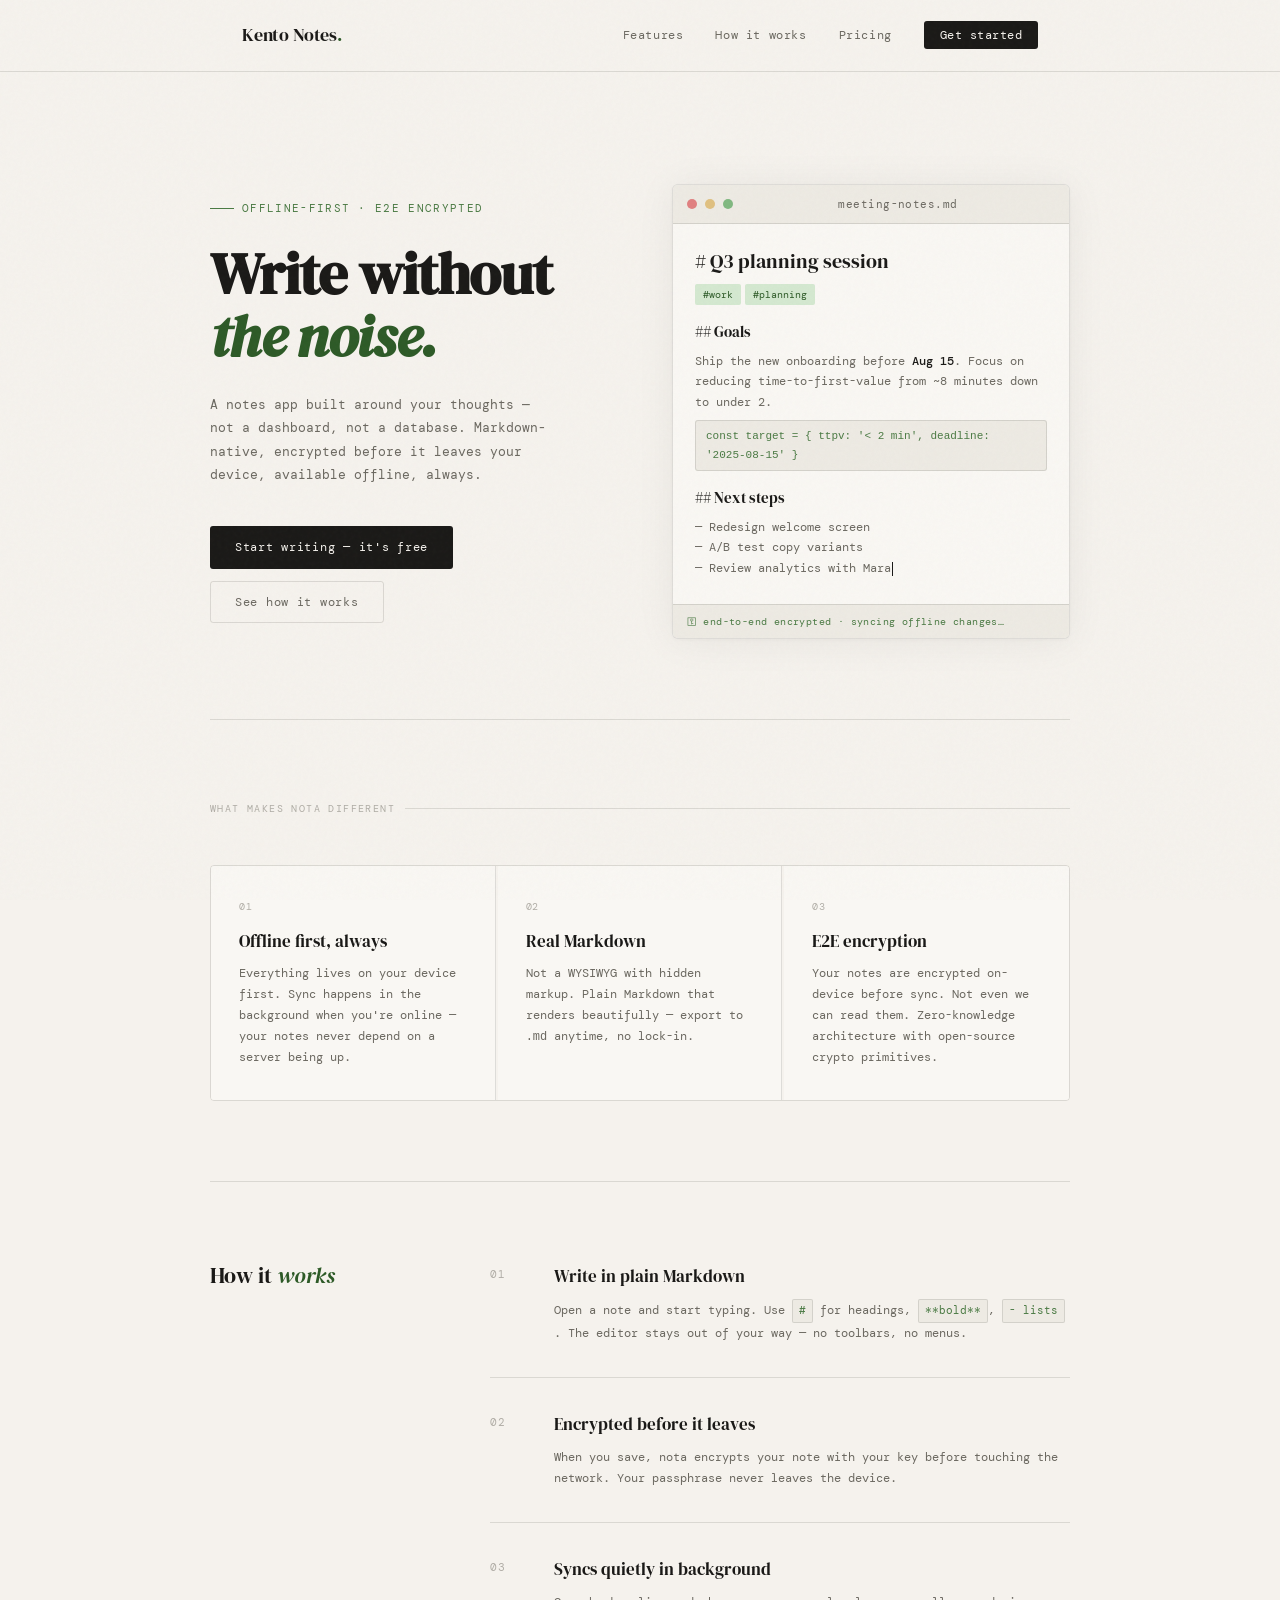
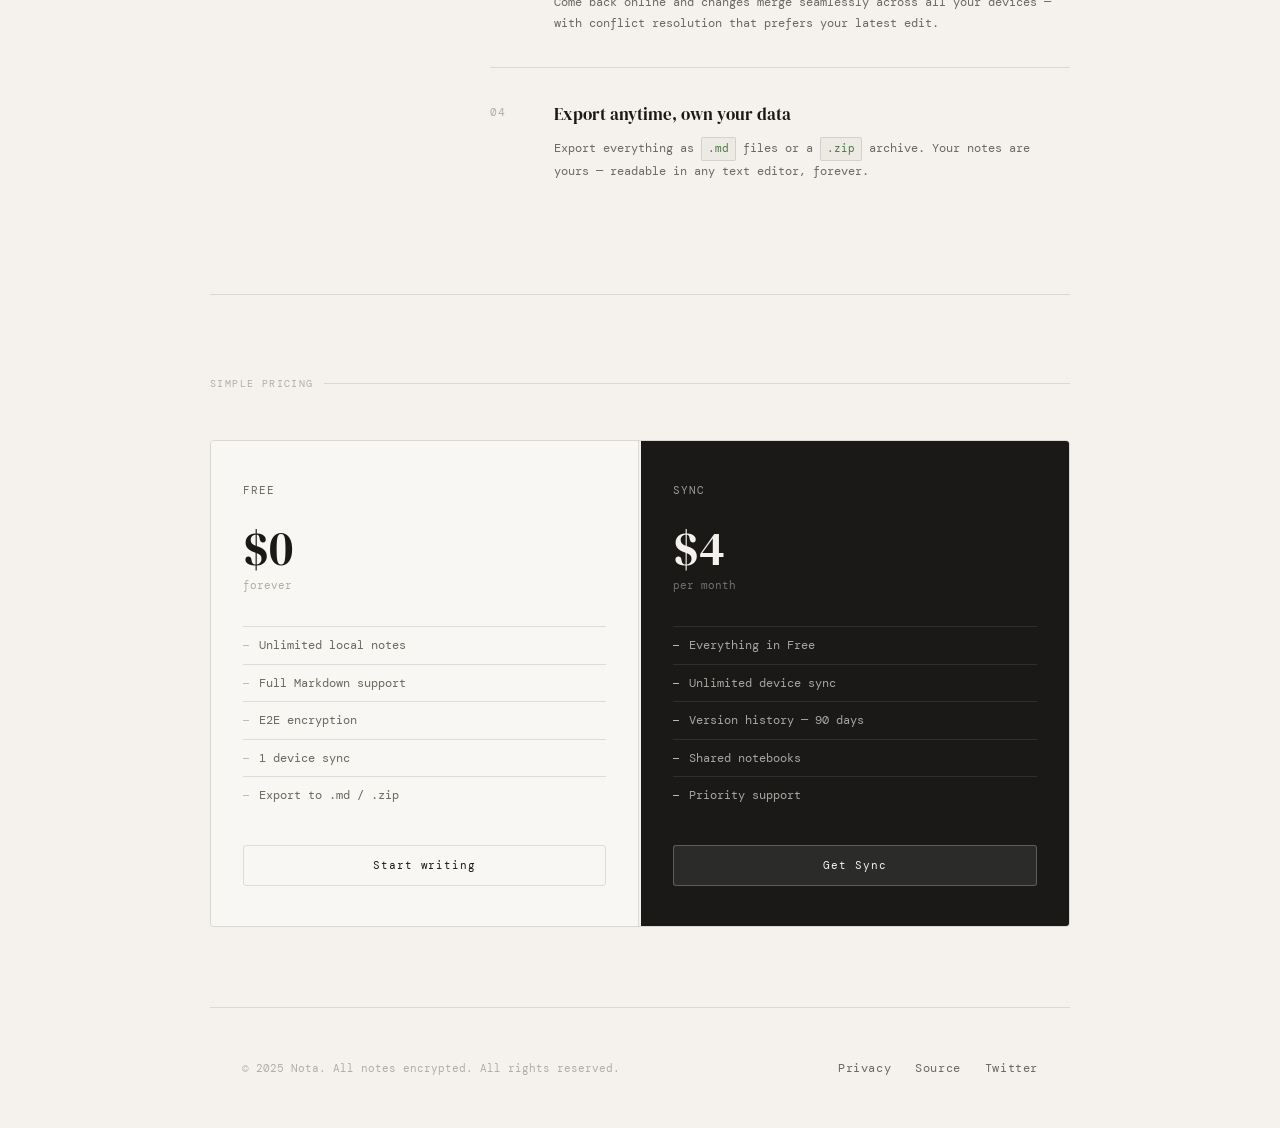
<file: index.html>
<!DOCTYPE html>
<html lang="en">
<head>
<meta charset="UTF-8" />
<meta name="viewport" content="width=device-width, initial-scale=1.0" />
<title>Kento Notes</title>
<link href="https://fonts.googleapis.com/css2?family=DM+Mono:ital,wght@0,300;0,400;0,500;1,300&family=DM+Serif+Display:ital@0;1&display=swap" rel="stylesheet" />
<link rel="stylesheet" href="/css/main.css">
</head>
<body>

<nav>
  <div class="inner">
    <a href="#" class="wordmark">Kento Notes<span>.</span></a>
    <ul class="nav-desktop">
      <li><a href="#features">Features</a></li>
      <li><a href="#how">How it works</a></li>
      <li><a href="#pricing">Pricing</a></li>
      <li><a href="/html/notes.html" class="nav-cta">Get started</a></li>
    </ul>
  </div>
</nav>

<main>
  <section class="hero wrap">
    <div class="hero-left">
      <p class="kicker">Offline-first · E2E encrypted</p>
      <h1>Write without<br><em>the noise.</em></h1>
      <p class="hero-desc">
        A notes app built around your thoughts — not a dashboard, not a database.
        Markdown-native, encrypted before it leaves your device, available offline, always.
      </p>
      <div class="btn-row">
        <a href="/html/notes.html" class="btn btn-primary">Start writing — it's free</a>
        <a href="#how" class="btn btn-ghost">See how it works</a>
      </div>
    </div>
    <div class="hero-right">
      <div class="editor-frame">
        <div class="editor-bar">
          <span class="dot dot-r"></span>
          <span class="dot dot-y"></span>
          <span class="dot dot-g"></span>
          <span class="editor-title">meeting-notes.md</span>
        </div>
        <div class="editor-body">
          <div class="line md-h1"># Q3 planning session</div>
          <div class="line md-text" style="margin-top:4px;"><span class="md-tag">#work</span><span class="md-tag">#planning</span></div>
          <div class="line md-h2">## Goals</div>
          <div class="line md-text">Ship the new onboarding before <span class="md-bold">Aug 15</span>. Focus on reducing time-to-first-value from ~8 minutes down to under 2.</div>
          <code class="md-code">const target = { ttpv: '&lt; 2 min', deadline: '2025-08-15' }</code>
          <div class="line md-h2">## Next steps</div>
          <div class="line md-text">— Redesign welcome screen<br>— A/B test copy variants<br>— Review analytics with Mara<span class="cursor"></span></div>
        </div>
        <div class="encrypt-badge">
          <span>⚿</span>
          end-to-end encrypted · syncing offline changes…
        </div>
      </div>
    </div>
  </section>

  <section class="features wrap" id="features">
    <p class="section-label">What makes nota different</p>
    <div class="features-grid">
      <div class="feat">
        <p class="feat-num">01</p>
        <p class="feat-title">Offline first, always</p>
        <p class="feat-desc">Everything lives on your device first. Sync happens in the background when you're online — your notes never depend on a server being up.</p>
      </div>
      <div class="feat">
        <p class="feat-num">02</p>
        <p class="feat-title">Real Markdown</p>
        <p class="feat-desc">Not a WYSIWYG with hidden markup. Plain Markdown that renders beautifully — export to <code>.md</code> anytime, no lock-in.</p>
      </div>
      <div class="feat">
        <p class="feat-num">03</p>
        <p class="feat-title">E2E encryption</p>
        <p class="feat-desc">Your notes are encrypted on-device before sync. Not even we can read them. Zero-knowledge architecture with open-source crypto primitives.</p>
      </div>
    </div>
  </section>

  <section class="how wrap" id="how">
    <div class="how-label">
      <p>How it <span>works</span></p>
    </div>
    <div class="steps">
      <div class="step">
        <span class="step-n">01</span>
        <div class="step-content">
          <h3>Write in plain Markdown</h3>
          <p>Open a note and start typing. Use <code>#</code> for headings, <code>**bold**</code>, <code>- lists</code>. The editor stays out of your way — no toolbars, no menus.</p>
        </div>
      </div>
      <div class="step">
        <span class="step-n">02</span>
        <div class="step-content">
          <h3>Encrypted before it leaves</h3>
          <p>When you save, nota encrypts your note with your key before touching the network. Your passphrase never leaves the device.</p>
        </div>
      </div>
      <div class="step">
        <span class="step-n">03</span>
        <div class="step-content">
          <h3>Syncs quietly in background</h3>
          <p>Come back online and changes merge seamlessly across all your devices — with conflict resolution that prefers your latest edit.</p>
        </div>
      </div>
      <div class="step">
        <span class="step-n">04</span>
        <div class="step-content">
          <h3>Export anytime, own your data</h3>
          <p>Export everything as <code>.md</code> files or a <code>.zip</code> archive. Your notes are yours — readable in any text editor, forever.</p>
        </div>
      </div>
    </div>
  </section>

  <section class="pricing wrap" id="pricing">
    <p class="section-label">Simple pricing</p>
    <div class="plans">
      <div class="plan">
        <p class="plan-name">Free</p>
        <p class="plan-price">$0</p>
        <p class="plan-period">forever</p>
        <ul class="plan-features">
          <li>Unlimited local notes</li>
          <li>Full Markdown support</li>
          <li>E2E encryption</li>
          <li>1 device sync</li>
          <li>Export to .md / .zip</li>
        </ul>
        <a href="/html/notes.html" class="plan-btn">Start writing</a>
      </div>
      <div class="plan">
        <p class="plan-name">Sync</p>
        <p class="plan-price">$4</p>
        <p class="plan-period">per month</p>
        <ul class="plan-features">
          <li>Everything in Free</li>
          <li>Unlimited device sync</li>
          <li>Version history — 90 days</li>
          <li>Shared notebooks</li>
          <li>Priority support</li>
        </ul>
        <a href="#" class="plan-btn">Get Sync</a>
      </div>
    </div>
  </section>
</main>

<footer>
  <p>© 2025 Nota. All notes encrypted. All rights reserved.</p>
  <nav>
    <div class="inner">
      <ul>
        <li><a href="#">Privacy</a></li>
        <li><a href="#">Source</a></li>
        <li><a href="#">Twitter</a></li>
      </ul>
    </div>
  </nav>
</footer>

</body>
</html>
</file>
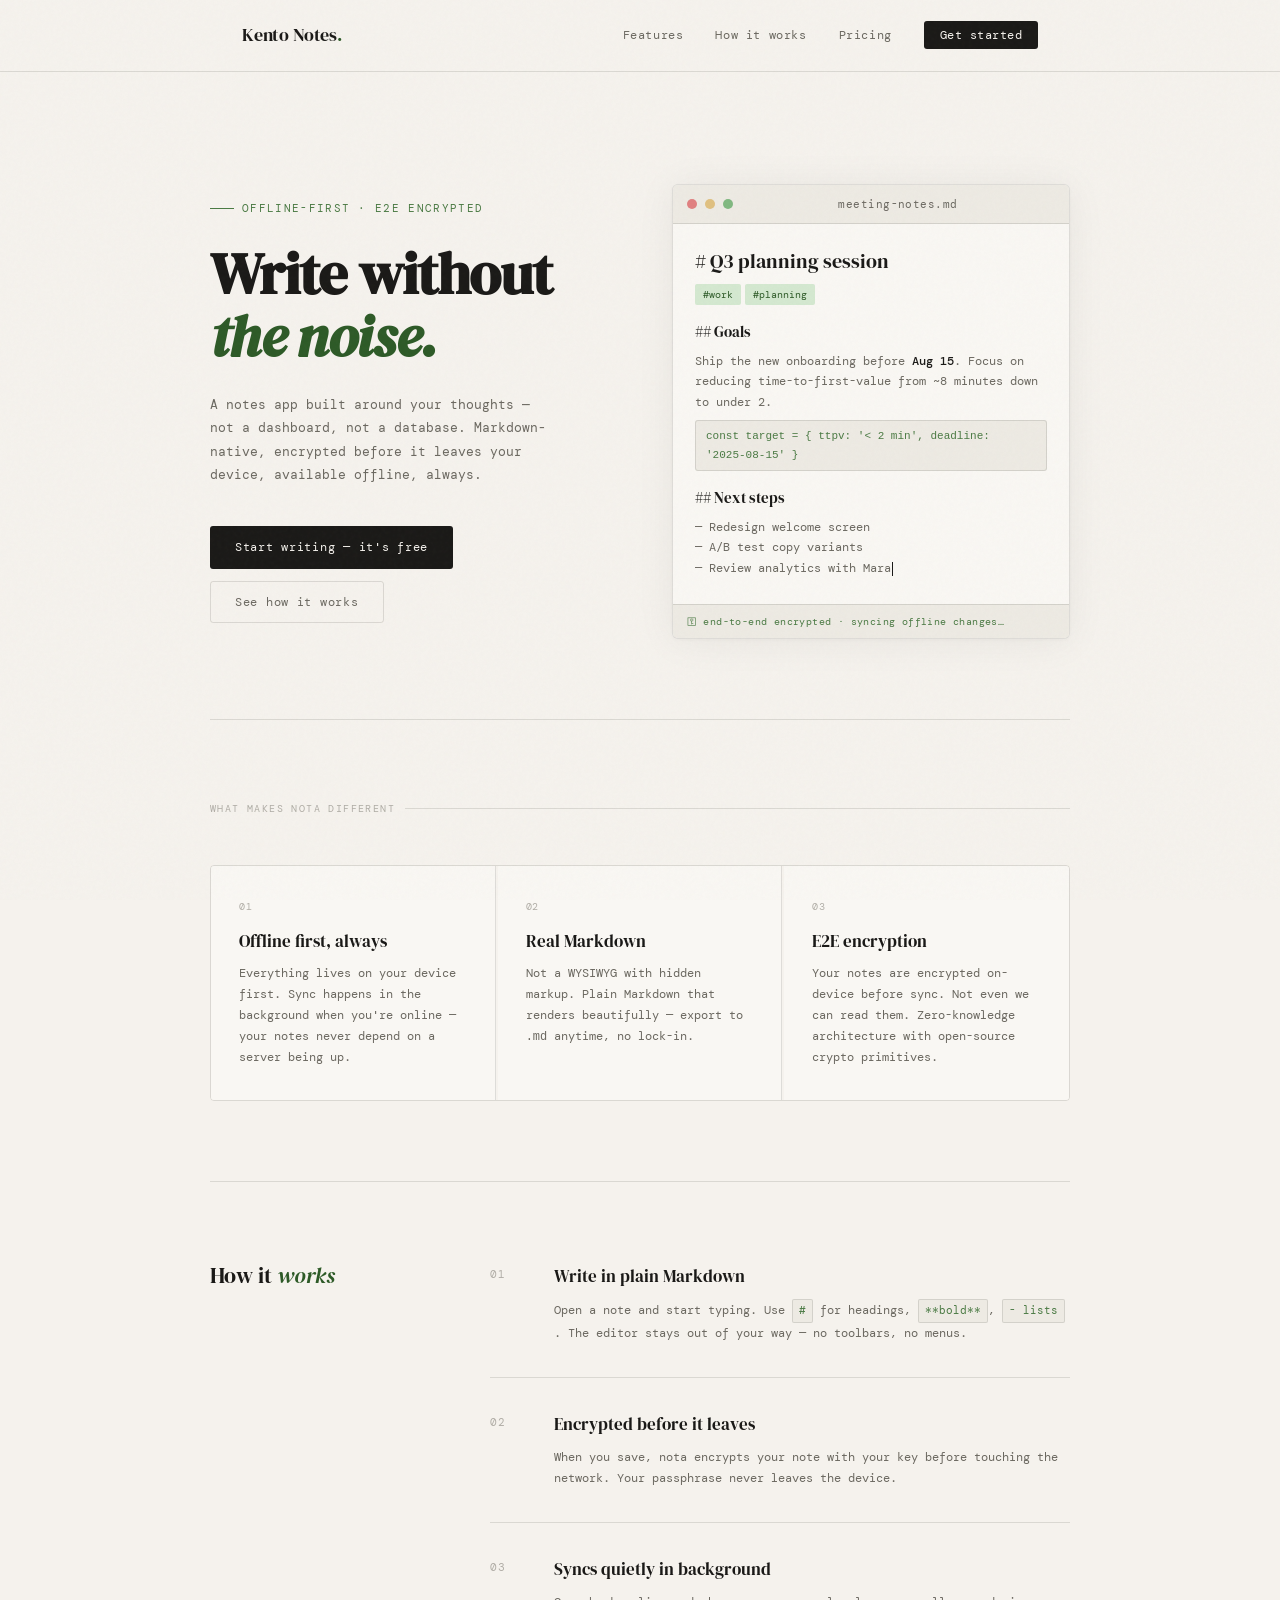
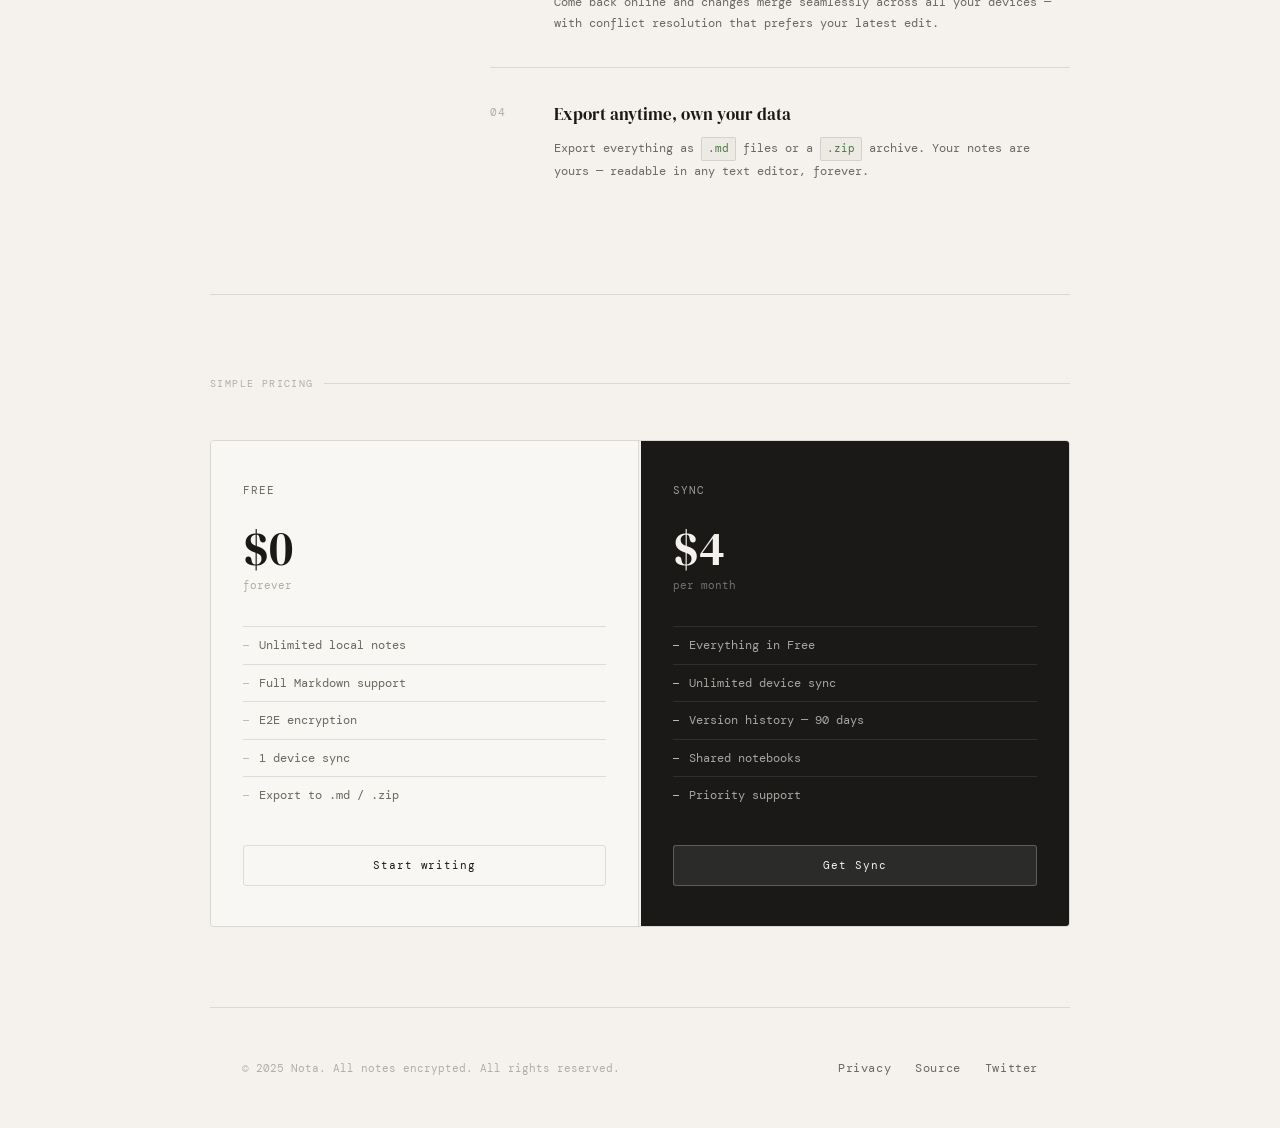
<file: html/index.html>
<!DOCTYPE html>
<html lang="en">
<head>
<meta charset="UTF-8" />
<meta name="viewport" content="width=device-width, initial-scale=1.0" />
<title>Kento Notes</title>
<link href="https://fonts.googleapis.com/css2?family=DM+Mono:ital,wght@0,300;0,400;0,500;1,300&family=DM+Serif+Display:ital@0;1&display=swap" rel="stylesheet" />
<link rel="stylesheet" href="../css/main.css">
</head>
<body>

<nav>
  <div class="inner">
    <a href="#" class="wordmark">Kento Notes<span>.</span></a>
    <ul class="nav-desktop">
      <li><a href="#features">Features</a></li>
      <li><a href="#how">How it works</a></li>
      <li><a href="#pricing">Pricing</a></li>
      <li><a href="../html/notes.html" class="nav-cta">Get started</a></li>
    </ul>
  </div>
</nav>

<main>
  <section class="hero wrap">
    <div class="hero-left">
      <p class="kicker">Offline-first · E2E encrypted</p>
      <h1>Write without<br><em>the noise.</em></h1>
      <p class="hero-desc">
        A notes app built around your thoughts — not a dashboard, not a database.
        Markdown-native, encrypted before it leaves your device, available offline, always.
      </p>
      <div class="btn-row">
        <a href="notes.html" class="btn btn-primary">Start writing — it's free</a>
        <a href="#how" class="btn btn-ghost">See how it works</a>
      </div>
    </div>
    <div class="hero-right">
      <div class="editor-frame">
        <div class="editor-bar">
          <span class="dot dot-r"></span>
          <span class="dot dot-y"></span>
          <span class="dot dot-g"></span>
          <span class="editor-title">meeting-notes.md</span>
        </div>
        <div class="editor-body">
          <div class="line md-h1"># Q3 planning session</div>
          <div class="line md-text" style="margin-top:4px;"><span class="md-tag">#work</span><span class="md-tag">#planning</span></div>
          <div class="line md-h2">## Goals</div>
          <div class="line md-text">Ship the new onboarding before <span class="md-bold">Aug 15</span>. Focus on reducing time-to-first-value from ~8 minutes down to under 2.</div>
          <code class="md-code">const target = { ttpv: '&lt; 2 min', deadline: '2025-08-15' }</code>
          <div class="line md-h2">## Next steps</div>
          <div class="line md-text">— Redesign welcome screen<br>— A/B test copy variants<br>— Review analytics with Mara<span class="cursor"></span></div>
        </div>
        <div class="encrypt-badge">
          <span>⚿</span>
          end-to-end encrypted · syncing offline changes…
        </div>
      </div>
    </div>
  </section>

  <section class="features wrap" id="features">
    <p class="section-label">What makes nota different</p>
    <div class="features-grid">
      <div class="feat">
        <p class="feat-num">01</p>
        <p class="feat-title">Offline first, always</p>
        <p class="feat-desc">Everything lives on your device first. Sync happens in the background when you're online — your notes never depend on a server being up.</p>
      </div>
      <div class="feat">
        <p class="feat-num">02</p>
        <p class="feat-title">Real Markdown</p>
        <p class="feat-desc">Not a WYSIWYG with hidden markup. Plain Markdown that renders beautifully — export to <code>.md</code> anytime, no lock-in.</p>
      </div>
      <div class="feat">
        <p class="feat-num">03</p>
        <p class="feat-title">E2E encryption</p>
        <p class="feat-desc">Your notes are encrypted on-device before sync. Not even we can read them. Zero-knowledge architecture with open-source crypto primitives.</p>
      </div>
    </div>
  </section>

  <section class="how wrap" id="how">
    <div class="how-label">
      <p>How it <span>works</span></p>
    </div>
    <div class="steps">
      <div class="step">
        <span class="step-n">01</span>
        <div class="step-content">
          <h3>Write in plain Markdown</h3>
          <p>Open a note and start typing. Use <code>#</code> for headings, <code>**bold**</code>, <code>- lists</code>. The editor stays out of your way — no toolbars, no menus.</p>
        </div>
      </div>
      <div class="step">
        <span class="step-n">02</span>
        <div class="step-content">
          <h3>Encrypted before it leaves</h3>
          <p>When you save, nota encrypts your note with your key before touching the network. Your passphrase never leaves the device.</p>
        </div>
      </div>
      <div class="step">
        <span class="step-n">03</span>
        <div class="step-content">
          <h3>Syncs quietly in background</h3>
          <p>Come back online and changes merge seamlessly across all your devices — with conflict resolution that prefers your latest edit.</p>
        </div>
      </div>
      <div class="step">
        <span class="step-n">04</span>
        <div class="step-content">
          <h3>Export anytime, own your data</h3>
          <p>Export everything as <code>.md</code> files or a <code>.zip</code> archive. Your notes are yours — readable in any text editor, forever.</p>
        </div>
      </div>
    </div>
  </section>

  <section class="pricing wrap" id="pricing">
    <p class="section-label">Simple pricing</p>
    <div class="plans">
      <div class="plan">
        <p class="plan-name">Free</p>
        <p class="plan-price">$0</p>
        <p class="plan-period">forever</p>
        <ul class="plan-features">
          <li>Unlimited local notes</li>
          <li>Full Markdown support</li>
          <li>E2E encryption</li>
          <li>1 device sync</li>
          <li>Export to .md / .zip</li>
        </ul>
        <a href="../html/notes.html" class="plan-btn">Start writing</a>
      </div>
      <div class="plan">
        <p class="plan-name">Sync</p>
        <p class="plan-price">$4</p>
        <p class="plan-period">per month</p>
        <ul class="plan-features">
          <li>Everything in Free</li>
          <li>Unlimited device sync</li>
          <li>Version history — 90 days</li>
          <li>Shared notebooks</li>
          <li>Priority support</li>
        </ul>
        <a href="#" class="plan-btn">Get Sync</a>
      </div>
    </div>
  </section>
</main>

<footer>
  <p>© 2025 Nota. All notes encrypted. All rights reserved.</p>
  <nav>
    <div class="inner">
      <ul>
        <li><a href="#">Privacy</a></li>
        <li><a href="#">Source</a></li>
        <li><a href="#">Twitter</a></li>
      </ul>
    </div>
  </nav>
</footer>

</body>
</html>
</file>
<file: css/main.css>
*, *::before, *::after { box-sizing: border-box; margin: 0; padding: 0; }

  :root {
    --ink: #1a1917;
    --ink-muted: #6b6860;
    --ink-faint: #b0ada6;
    --paper: #f5f2ed;
    --paper-warm: #edeae3;
    --paper-card: #f9f7f3;
    --accent: #2d5a27;
    --accent-light: #d4e8d0;
    --accent-muted: #4a7a43;
    --rule: rgba(26,25,23,0.12);
    --mono: 'DM Mono', monospace;
    --serif: 'DM Serif Display', serif;
  }

  html { scroll-behavior: smooth; }

  body {
    background: var(--paper);
    color: var(--ink);
    font-family: var(--mono);
    font-size: 14px;
    line-height: 1.7;
    min-height: 100vh;
    overflow-x: hidden;
  }

  body::before {
    content: '';
    position: fixed;
    inset: 0;
    background-image: url("data:image/svg+xml,%3Csvg viewBox='0 0 256 256' xmlns='http://www.w3.org/2000/svg'%3E%3Cfilter id='noise'%3E%3CfeTurbulence type='fractalNoise' baseFrequency='0.9' numOctaves='4' stitchTiles='stitch'/%3E%3C/filter%3E%3Crect width='100%25' height='100%25' filter='url(%23noise)' opacity='0.04'/%3E%3C/svg%3E");
    pointer-events: none;
    z-index: 999;
    opacity: 0.6;
  }

  .wrap { max-width: 860px; margin: 0 auto; padding: 0 2rem; }

  nav {
    border-bottom: 1px solid var(--rule);
    padding: 1.25rem 0;
    position: sticky;
    top: 0;
    background: var(--paper);
    z-index: 100;
  }
  nav .inner {
    display: flex;
    align-items: center;
    justify-content: space-between;
    max-width: 860px;
    margin: 0 auto;
    padding: 0 2rem;
  }
  .wordmark {
    font-family: var(--serif);
    font-size: 18px;
    letter-spacing: -0.01em;
    color: var(--ink);
    text-decoration: none;
  }
  .wordmark span { color: var(--accent); }
  nav ul { list-style: none; display: flex; gap: 2rem; align-items: center; }
  nav a { text-decoration: none; color: var(--ink-muted); font-size: 12px; letter-spacing: 0.05em; transition: color .2s; }
  nav a:hover { color: var(--ink); }
  .nav-cta {
    background: var(--ink) !important;
    color: var(--paper) !important;
    padding: 6px 16px;
    border-radius: 3px;
    letter-spacing: 0.04em;
    transition: background .2s !important;
  }
  .nav-cta:hover { background: var(--accent) !important; }

  .hero {
    padding: 7rem 0 5rem;
    border-bottom: 1px solid var(--rule);
    display: grid;
    grid-template-columns: 1fr 1fr;
    gap: 4rem;
    align-items: center;
  }
  .kicker {
    font-size: 11px;
    letter-spacing: 0.12em;
    text-transform: uppercase;
    color: var(--accent-muted);
    margin-bottom: 1.5rem;
    display: flex;
    align-items: center;
    gap: 8px;
  }
  .kicker::before { content: ''; display: block; width: 24px; height: 1px; background: var(--accent-muted); }
  h1 {
    font-family: var(--serif);
    font-size: clamp(2.4rem, 5vw, 3.6rem);
    line-height: 1.1;
    letter-spacing: -0.02em;
    color: var(--ink);
    margin-bottom: 1.5rem;
  }
  h1 em { font-style: italic; color: var(--accent); }
  .hero-desc {
    color: var(--ink-muted);
    font-size: 13px;
    line-height: 1.8;
    max-width: 340px;
    margin-bottom: 2.5rem;
  }
  .btn-row { display: flex; gap: 12px; flex-wrap: wrap; align-items: center; }
  .btn {
    display: inline-block;
    padding: 10px 24px;
    border-radius: 3px;
    font-family: var(--mono);
    font-size: 12px;
    letter-spacing: 0.06em;
    text-decoration: none;
    cursor: pointer;
    transition: all .2s;
    border: 1px solid transparent;
  }
  .btn-primary { background: var(--ink); color: var(--paper); }
  .btn-primary:hover { background: var(--accent); }
  .btn-ghost { color: var(--ink-muted); border-color: var(--rule); background: transparent; }
  .btn-ghost:hover { color: var(--ink); border-color: var(--ink-faint); }

  .editor-frame {
    background: var(--paper-card);
    border: 1px solid var(--rule);
    border-radius: 6px;
    overflow: hidden;
    box-shadow: 0 2px 40px rgba(0,0,0,0.06), 0 1px 4px rgba(0,0,0,0.04);
  }
  .editor-bar {
    background: var(--paper-warm);
    border-bottom: 1px solid var(--rule);
    padding: 10px 14px;
    display: flex;
    align-items: center;
    gap: 8px;
  }
  .dot { width: 10px; height: 10px; border-radius: 50%; }
  .dot-r { background: #e08080; }
  .dot-y { background: #e0c080; }
  .dot-g { background: #80b880; }
  .editor-title { font-size: 11px; color: var(--ink-muted); margin-left: auto; margin-right: auto; letter-spacing: 0.04em; }
  .editor-body { padding: 20px 22px; min-height: 260px; }
  .editor-body .line { margin-bottom: 6px; }
  .md-h1 { font-family: var(--serif); font-size: 20px; color: var(--ink); }
  .md-h2 { font-family: var(--serif); font-size: 15px; color: var(--ink); margin-top: 14px; }
  .md-text { font-size: 12px; color: var(--ink-muted); line-height: 1.7; }
  .md-bold { font-weight: 500; color: var(--ink); }
  .md-code {
    font-size: 11px;
    background: var(--paper-warm);
    border: 1px solid var(--rule);
    padding: 6px 10px;
    border-radius: 3px;
    color: var(--accent-muted);
    margin: 8px 0;
    display: block;
  }
  .md-tag {
    display: inline-block;
    font-size: 10px;
    padding: 2px 8px;
    border-radius: 2px;
    background: var(--accent-light);
    color: var(--accent);
    margin-right: 4px;
  }
  .cursor {
    display: inline-block;
    width: 1px;
    height: 14px;
    background: var(--ink);
    margin-left: 1px;
    vertical-align: middle;
    animation: blink 1s step-end infinite;
  }
  @keyframes blink { 50% { opacity: 0; } }
  .encrypt-badge {
    display: flex;
    align-items: center;
    gap: 6px;
    font-size: 10px;
    color: var(--accent-muted);
    padding: 8px 14px;
    background: var(--paper-warm);
    border-top: 1px solid var(--rule);
    letter-spacing: 0.04em;
  }

  .features { padding: 5rem 0; border-bottom: 1px solid var(--rule); }
  .section-label {
    font-size: 10px;
    letter-spacing: 0.14em;
    text-transform: uppercase;
    color: var(--ink-faint);
    margin-bottom: 3rem;
    display: flex;
    align-items: center;
    gap: 10px;
  }
  .section-label::after { content: ''; flex: 1; height: 1px; background: var(--rule); }
  .features-grid {
    display: grid;
    grid-template-columns: repeat(3, 1fr);
    gap: 2px;
    border: 1px solid var(--rule);
    border-radius: 4px;
    overflow: hidden;
  }
  .feat {
    padding: 2rem 1.75rem;
    background: var(--paper-card);
    border-right: 1px solid var(--rule);
    transition: background .2s;
  }
  .feat:last-child { border-right: none; }
  .feat:hover { background: var(--paper-warm); }
  .feat-num { font-size: 10px; color: var(--ink-faint); letter-spacing: 0.08em; margin-bottom: 1rem; }
  .feat-title { font-family: var(--serif); font-size: 17px; color: var(--ink); margin-bottom: 0.75rem; line-height: 1.2; }
  .feat-desc { font-size: 12px; color: var(--ink-muted); line-height: 1.75; }

  .how {
    padding: 5rem 0;
    border-bottom: 1px solid var(--rule);
    display: grid;
    grid-template-columns: 200px 1fr;
    gap: 5rem;
    align-items: start;
  }
  .how-label { position: sticky; top: 6rem; }
  .how-label p { font-family: var(--serif); font-size: 22px; line-height: 1.2; color: var(--ink); }
  .how-label span { font-style: italic; color: var(--accent); }
  .step {
    display: grid;
    grid-template-columns: 40px 1fr;
    gap: 1.5rem;
    padding: 2rem 0;
    border-top: 1px solid var(--rule);
  }
  .step:first-child { border-top: none; padding-top: 0; }
  .step-n { font-size: 11px; color: var(--ink-faint); padding-top: 3px; letter-spacing: 0.06em; }
  .step-content h3 { font-family: var(--serif); font-size: 17px; margin-bottom: 0.5rem; color: var(--ink); font-weight: 400; }
  .step-content p { font-size: 12px; color: var(--ink-muted); line-height: 1.8; }
  .step-content code {
    display: inline-block;
    background: var(--paper-warm);
    border: 1px solid var(--rule);
    padding: 1px 6px;
    border-radius: 2px;
    font-size: 11px;
    color: var(--accent-muted);
    font-family: var(--mono);
  }

  .pricing { padding: 5rem 0; border-bottom: 1px solid var(--rule); }
  .plans {
    display: grid;
    grid-template-columns: 1fr 1fr;
    gap: 2px;
    margin-top: 2rem;
    border: 1px solid var(--rule);
    border-radius: 4px;
    overflow: hidden;
  }
  .plan { padding: 2.5rem 2rem; background: var(--paper-card); border-right: 1px solid var(--rule); }
  .plan:last-child { border-right: none; background: var(--ink); }
  .plan-name { font-size: 11px; letter-spacing: 0.1em; text-transform: uppercase; margin-bottom: 1.5rem; color: var(--ink-muted); }
  .plan:last-child .plan-name { color: rgba(245,242,237,0.6); }
  .plan-price { font-family: var(--serif); font-size: 3rem; line-height: 1; margin-bottom: 0.25rem; color: var(--ink); }
  .plan:last-child .plan-price { color: var(--paper); }
  .plan-period { font-size: 11px; color: var(--ink-faint); margin-bottom: 2rem; }
  .plan:last-child .plan-period { color: rgba(245,242,237,0.4); }
  .plan-features { list-style: none; }
  .plan-features li {
    font-size: 12px;
    color: var(--ink-muted);
    padding: 8px 0;
    border-top: 1px solid var(--rule);
    display: flex;
    gap: 10px;
    align-items: baseline;
  }
  .plan:last-child .plan-features li { color: rgba(245,242,237,0.65); border-top-color: rgba(245,242,237,0.1); }
  .plan-features li::before { content: '—'; color: var(--ink-faint); font-size: 10px; flex-shrink: 0; }
  .plan:last-child .plan-features li::before { color: var(--accent-light); }
  .plan-btn {
    margin-top: 2rem;
    width: 100%;
    display: block;
    padding: 10px;
    text-align: center;
    border-radius: 3px;
    font-family: var(--mono);
    font-size: 11px;
    letter-spacing: 0.08em;
    text-decoration: none;
    cursor: pointer;
    transition: all .2s;
    border: 1px solid var(--rule);
    color: var(--ink);
    background: transparent;
  }
  .plan-btn:hover { background: var(--paper-warm); }
  .plan:last-child .plan-btn { border-color: rgba(245,242,237,0.25); color: var(--paper); background: rgba(255,255,255,0.08); }
  .plan:last-child .plan-btn:hover { background: var(--accent); border-color: var(--accent); }

  footer {
    display: flex;
    justify-content: space-between;
    align-items: center;
    flex-wrap: wrap;
    gap: 1rem;
    max-width: 860px;
    margin: 0 auto;
    padding: 3rem 2rem;
  }
  footer p { font-size: 11px; color: var(--ink-faint); }
  footer nav { border: none; position: static; padding: 0; background: transparent; }
  footer nav .inner { padding: 0; }
  footer nav ul { gap: 1.5rem; }

  @keyframes fadeUp {
    from { opacity: 0; transform: translateY(18px); }
    to   { opacity: 1; transform: translateY(0); }
  }
  .hero-left > * { animation: fadeUp .6s ease both; }
  .hero-left > *:nth-child(1) { animation-delay: .05s; }
  .hero-left > *:nth-child(2) { animation-delay: .15s; }
  .hero-left > *:nth-child(3) { animation-delay: .25s; }
  .hero-left > *:nth-child(4) { animation-delay: .35s; }
  .hero-right { animation: fadeUp .6s .4s ease both; }

  @media (max-width: 640px) {
    .hero { grid-template-columns: 1fr; gap: 2.5rem; padding: 4rem 0 3rem; }
    .features-grid { grid-template-columns: 1fr; }
    .feat { border-right: none; border-bottom: 1px solid var(--rule); }
    .feat:last-child { border-bottom: none; }
    .how { grid-template-columns: 1fr; gap: 2rem; }
    .how-label { position: static; }
    .plans { grid-template-columns: 1fr; }
    .plan { border-right: none; border-bottom: 1px solid var(--rule); }
    .plan:last-child { border-bottom: none; }
    nav ul { gap: 1rem; }
    .nav-desktop { display: none; }
  }
</file>
